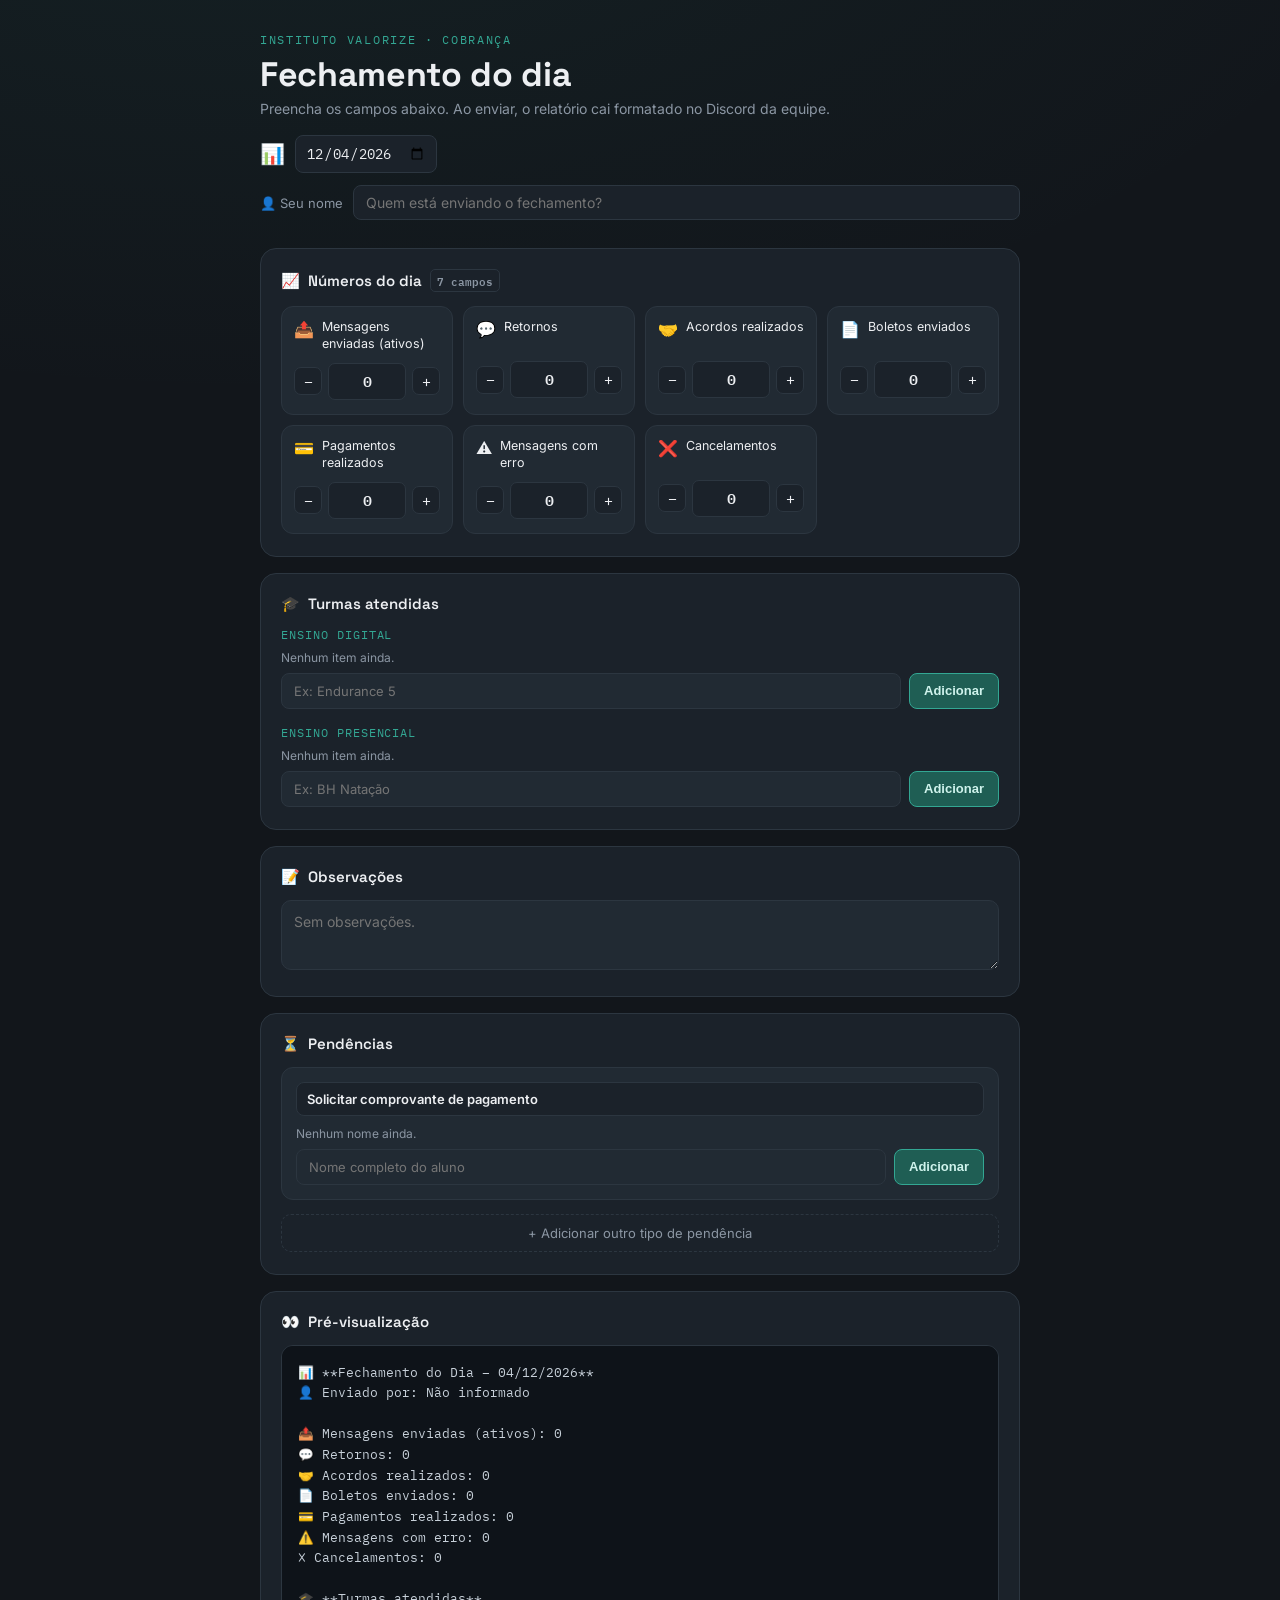
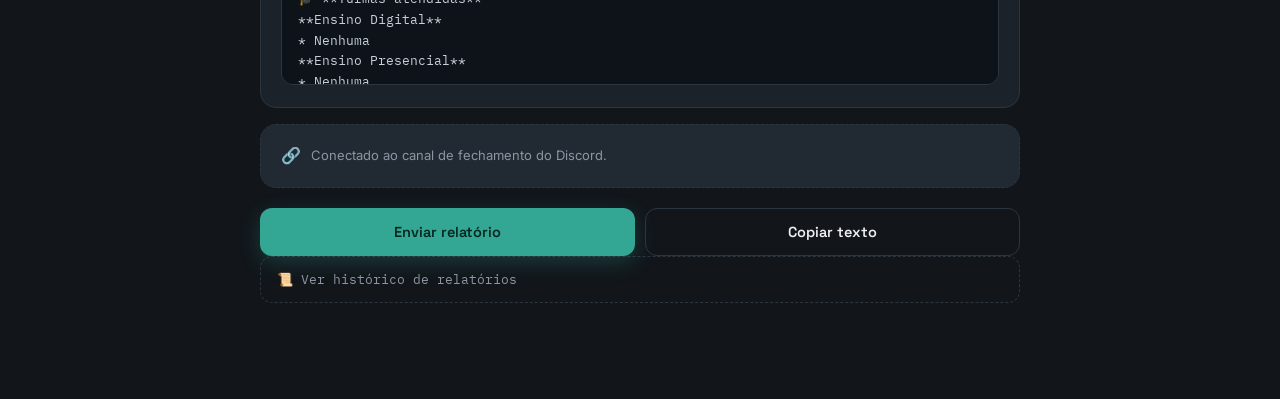
<file: index.html>
<!doctype html>
<html lang="pt-BR">
<head>
<meta charset="UTF-8">
<meta name="viewport" content="width=device-width, initial-scale=1.0">
<title>Fechamento do Dia · Valorize</title>
<script src="https://www.google.com/recaptcha/api.js?render=6Lfzf0stAAAAAHUrUvez7njP4kQ_RIY0DombQrUP"></script>
<link rel="preconnect" href="https://fonts.googleapis.com">
<link rel="preconnect" href="https://fonts.gstatic.com" crossorigin>
<link href="https://fonts.googleapis.com/css2?family=Space+Grotesk:wght@500;600;700&family=IBM+Plex+Mono:wght@500;600&family=Inter:wght@400;500;600&display=swap" rel="stylesheet">
<style>
  :root{
    --ink:#12161B;
    --surface:#1B222A;
    --surface-2:#212A33;
    --line:#2C3640;
    --text:#EDEFF2;
    --muted:#8B96A3;
    --teal:#33A793;
    --teal-dim:#1F5E54;
    --amber:#E3A542;
    --red:#DA6459;
    --disp:'Space Grotesk',sans-serif;
    --mono:'IBM Plex Mono',monospace;
    --body:'Inter',sans-serif;
  }
  *{box-sizing:border-box;}
  html,body{margin:0;padding:0;}
  body{
    background:
      radial-gradient(1200px 600px at 20% -10%, rgba(51,167,147,0.08), transparent),
      var(--ink);
    color:var(--text);
    font-family:var(--body);
    min-height:100vh;
    padding:32px 16px 80px;
  }
  .wrap{max-width:760px;margin:0 auto;}

  /* header / ticker */
  header{margin-bottom:28px;}
  .eyebrow{
    font-family:var(--mono);
    font-size:12px;
    letter-spacing:.14em;
    text-transform:uppercase;
    color:var(--teal);
    margin:0 0 6px;
  }
  h1{
    font-family:var(--disp);
    font-size:clamp(26px,4vw,34px);
    font-weight:700;
    margin:0 0 4px;
    letter-spacing:-0.01em;
  }
  .subtitle{color:var(--muted);font-size:14px;margin:0 0 18px;}
  .date-row{display:flex;align-items:center;gap:10px;flex-wrap:wrap;}
  .date-row input[type=date]{
    background:var(--surface);
    border:1px solid var(--line);
    color:var(--text);
    font-family:var(--mono);
    font-size:14px;
    padding:8px 10px;
    border-radius:8px;
  }
  .name-row{display:flex;align-items:center;gap:10px;margin-top:12px;flex-wrap:wrap;}
  .name-row label{font-size:13px;color:var(--muted);white-space:nowrap;}
  .name-row input[type=text]{
    flex:1;
    min-width:180px;
    background:var(--surface);
    border:1px solid var(--line);
    color:var(--text);
    font-family:var(--body);
    font-size:14px;
    padding:8px 12px;
    border-radius:8px;
  }
  .name-row input[type=text]:focus{outline:none;border-color:var(--teal);}

  /* pendencia groups */
  .pend-group{
    background:var(--surface-2);
    border:1px solid var(--line);
    border-radius:12px;
    padding:14px;
    margin-bottom:10px;
  }
  .pend-group-head{
    display:flex;
    align-items:center;
    gap:8px;
    margin-bottom:10px;
  }
  .pend-group-head input[type=text]{
    flex:1;
    background:var(--surface);
    border:1px solid var(--line);
    color:var(--text);
    border-radius:8px;
    padding:8px 10px;
    font-size:13px;
    font-family:var(--body);
    font-weight:600;
  }
  .pend-group-head input[type=text]:focus{outline:none;border-color:var(--teal);}
  .pend-remove{
    background:none;
    border:1px solid var(--line);
    color:var(--muted);
    border-radius:8px;
    width:32px;height:32px;
    flex-shrink:0;
    cursor:pointer;
    font-size:14px;
  }
  .pend-remove:hover{border-color:var(--red);color:var(--red);}
  .add-group-btn{
    width:100%;
    background:transparent;
    border:1px dashed var(--line);
    color:var(--muted);
    border-radius:10px;
    padding:10px;
    font-size:13px;
    font-family:var(--body);
    cursor:pointer;
    margin-top:4px;
  }
  .add-group-btn:hover{border-color:var(--teal);color:var(--teal);}

  .card{
    background:var(--surface);
    border:1px solid var(--line);
    border-radius:16px;
    padding:20px 20px 22px;
    margin-bottom:16px;
  }
  .card h2{
    font-family:var(--disp);
    font-size:15px;
    font-weight:600;
    margin:0 0 14px;
    display:flex;
    align-items:center;
    gap:8px;
  }
  .card h2 .n{
    font-family:var(--mono);
    font-size:11px;
    color:var(--muted);
    border:1px solid var(--line);
    border-radius:5px;
    padding:1px 6px;
  }

  /* counters grid - ledger tape */
  .counters{
    display:grid;
    grid-template-columns:repeat(auto-fit,minmax(160px,1fr));
    gap:10px;
  }
  .counter{
    background:var(--surface-2);
    border:1px solid var(--line);
    border-radius:12px;
    padding:12px 12px 14px;
    display:flex;
    flex-direction:column;
    gap:10px;
    min-width:0;
  }
  .counter .label{
    display:flex;align-items:flex-start;gap:8px;
    font-size:12.5px;line-height:1.35;color:var(--text);
    min-height:32px;
  }
  .counter .label .emoji{font-size:16px;flex-shrink:0;}
  .stepper{display:flex;align-items:center;justify-content:space-between;gap:6px;}
  .stepper button{
    width:28px;height:28px;
    flex-shrink:0;
    border-radius:7px;
    border:1px solid var(--line);
    background:var(--surface);
    color:var(--text);
    font-family:var(--mono);
    font-size:15px;
    cursor:pointer;
    line-height:1;
  }
  .stepper button:hover{border-color:var(--teal);color:var(--teal);}
  .stepper input{
    flex:1;
    min-width:0;
    width:auto;
    text-align:center;
    background:var(--surface);
    border:1px solid var(--line);
    border-radius:7px;
    padding:5px 0;
    color:var(--text);
    font-family:var(--mono);
    font-size:15px;
    font-weight:600;
  }
  .stepper input:focus{outline:none;border-color:var(--teal);}

  /* dynamic lists (turmas / pendencias) */
  .group-title{
    font-family:var(--mono);
    font-size:12px;
    color:var(--teal);
    text-transform:uppercase;
    letter-spacing:.08em;
    margin:14px 0 8px;
  }
  .group-title:first-child{margin-top:0;}
  .chips{display:flex;flex-wrap:wrap;gap:8px;margin-bottom:8px;}
  .chip{
    background:var(--surface-2);
    border:1px solid var(--line);
    border-radius:999px;
    padding:6px 8px 6px 12px;
    font-size:13px;
    display:flex;align-items:center;gap:8px;
  }
  .chip button{
    background:none;border:none;color:var(--muted);
    cursor:pointer;font-size:14px;line-height:1;padding:2px;
  }
  .chip button:hover{color:var(--red);}
  .add-row{display:flex;gap:8px;}
  .add-row input{
    flex:1;
    background:var(--surface-2);
    border:1px solid var(--line);
    color:var(--text);
    border-radius:8px;
    padding:9px 12px;
    font-size:13px;
    font-family:var(--body);
  }
  .add-row input:focus{outline:none;border-color:var(--teal);}
  .add-row button{
    background:var(--teal-dim);
    border:1px solid var(--teal);
    color:#CFF3EC;
    border-radius:8px;
    padding:0 14px;
    font-size:13px;
    cursor:pointer;
    font-weight:600;
  }
  .add-row button:hover{background:var(--teal);color:#08211D;}

  textarea{
    width:100%;
    min-height:70px;
    background:var(--surface-2);
    border:1px solid var(--line);
    color:var(--text);
    border-radius:10px;
    padding:12px;
    font-family:var(--body);
    font-size:14px;
    resize:vertical;
  }
  textarea:focus{outline:none;border-color:var(--teal);}

  /* preview */
  .preview{
    background:#0E1319;
    border:1px solid var(--line);
    border-radius:12px;
    padding:16px;
    font-family:var(--mono);
    font-size:12.5px;
    line-height:1.65;
    white-space:pre-wrap;
    color:#C7D0D9;
    max-height:340px;
    overflow-y:auto;
  }
  .preview strong{color:#fff;}

  /* settings */
  details.settings{
    border:1px dashed var(--line);
    border-radius:12px;
    padding:2px 16px;
    margin-bottom:16px;
    color:var(--muted);
  }
  details.settings summary{
    cursor:pointer;
    padding:12px 0;
    font-size:13px;
    font-family:var(--mono);
    color:var(--muted);
    list-style:none;
  }
  details.settings summary::-webkit-details-marker{display:none;}
  details.settings[open] summary{color:var(--teal);}
  .settings-body{padding-bottom:14px;}
  .settings-body input{
    width:100%;
    background:var(--surface-2);
    border:1px solid var(--line);
    color:var(--text);
    border-radius:8px;
    padding:9px 12px;
    font-size:13px;
    font-family:var(--mono);
  }
  .settings-body p{font-size:12px;margin:8px 0 0;}

  .history-entry{
    border:1px solid var(--line);
    border-radius:10px;
    padding:10px 12px;
    margin-bottom:8px;
    background:var(--surface);
  }
  .history-entry summary{
    cursor:pointer;
    font-size:13px;
    color:var(--text);
    display:flex;
    justify-content:space-between;
    gap:8px;
    list-style:none;
  }
  .history-entry summary::-webkit-details-marker{display:none;}
  .history-entry .meta{color:var(--muted);font-family:var(--mono);font-size:11.5px;}
  .history-entry pre{
    white-space:pre-wrap;
    font-family:var(--mono);
    font-size:12px;
    color:#C7D0D9;
    margin:10px 0 0;
    padding-top:10px;
    border-top:1px solid var(--line);
  }

  /* footer actions */
  .actions{
    display:flex;
    gap:10px;
    margin-top:20px;
    flex-wrap:wrap;
  }
  .btn-primary, .btn-secondary{
    flex:1;
    min-width:160px;
    padding:14px 18px;
    border-radius:12px;
    font-family:var(--disp);
    font-weight:600;
    font-size:14.5px;
    cursor:pointer;
    border:1px solid transparent;
  }
  .btn-primary{
    background:var(--teal);
    color:#052620;
    box-shadow:0 6px 20px rgba(51,167,147,0.25);
  }
  .btn-primary:hover{filter:brightness(1.08);}
  .btn-primary:disabled{opacity:.5;cursor:wait;filter:none;}
  .btn-secondary{
    background:transparent;
    border-color:var(--line);
    color:var(--text);
  }
  .btn-secondary:hover{border-color:var(--muted);}

  .toast{
    margin-top:12px;
    font-size:13px;
    font-family:var(--mono);
    padding:10px 12px;
    border-radius:8px;
    display:none;
  }
  .toast.ok{display:block;background:rgba(51,167,147,0.12);color:#8FE3D3;border:1px solid var(--teal-dim);}
  .toast.err{display:block;background:rgba(218,100,89,0.12);color:#FFC2BA;border:1px solid var(--red);}

  @media(max-width:480px){
    .actions{flex-direction:column;}
  }
</style>
</head>
<body>
<div class="wrap">

  <header>
    <p class="eyebrow">Instituto Valorize · Cobrança</p>
    <h1>Fechamento do dia</h1>
    <p class="subtitle">Preencha os campos abaixo. Ao enviar, o relatório cai formatado no Discord da equipe.</p>
    <div class="date-row">
      <span style="font-size:20px;">📊</span>
      <input type="date" id="reportDate">
    </div>
    <div class="name-row">
      <label for="responsavelNome">👤 Seu nome</label>
      <input type="text" id="responsavelNome" placeholder="Quem está enviando o fechamento?" maxlength="60">
    </div>
  </header>

  <div class="card">
    <h2><span>📈</span> Números do dia <span class="n">7 campos</span></h2>
    <div class="counters" id="counters"></div>
  </div>

  <div class="card">
    <h2><span>🎓</span> Turmas atendidas</h2>
    <div class="group-title">Ensino Digital</div>
    <div class="chips" id="chips-digital"></div>
    <div class="add-row">
      <input type="text" id="input-digital" placeholder="Ex: Endurance 5" maxlength="60">
      <button type="button" onclick="addItem('digital')">Adicionar</button>
    </div>

    <div class="group-title" style="margin-top:16px;">Ensino Presencial</div>
    <div class="chips" id="chips-presencial"></div>
    <div class="add-row">
      <input type="text" id="input-presencial" placeholder="Ex: BH Natação" maxlength="60">
      <button type="button" onclick="addItem('presencial')">Adicionar</button>
    </div>
  </div>

  <div class="card">
    <h2><span>📝</span> Observações</h2>
    <textarea id="observacoes" placeholder="Sem observações."></textarea>
  </div>

  <div class="card">
    <h2><span>⏳</span> Pendências</h2>
    <div id="pendGroups"></div>
    <button type="button" class="add-group-btn" onclick="addPendGroup()">+ Adicionar outro tipo de pendência</button>
  </div>

  <div class="card">
    <h2><span>👀</span> Pré-visualização</h2>
    <div class="preview" id="preview"></div>
  </div>

  <div class="card" style="display:flex;align-items:center;gap:10px;background:var(--surface-2);border-style:dashed;">
    <span style="font-size:16px;">🔗</span>
    <span style="font-size:13px;color:var(--muted);">Conectado ao canal de fechamento do Discord.</span>
  </div>

  <div class="actions">
    <button class="btn-primary" id="sendBtn" onclick="sendReport()">Enviar relatório</button>
    <button class="btn-secondary" onclick="copyReport()">Copiar texto</button>
  </div>
  <div class="toast" id="toast"></div>

  <details class="settings" id="historyPanel">
    <summary>📜 Ver histórico de relatórios</summary>
    <div class="settings-body">
      <div class="add-row" style="margin-bottom:10px;">
        <input type="password" id="historyPin" placeholder="PIN de acesso" autocapitalize="off" autocorrect="off" maxlength="20">
        <button type="button" onclick="loadHistory()">Ver</button>
      </div>
      <div id="historyList" style="color:var(--muted);font-size:13px;"></div>
    </div>
  </details>

</div>

<script>
const COUNTERS = [
  {key:'enviadas', label:'Mensagens enviadas (ativos)', emoji:'📤'},
  {key:'retornos', label:'Retornos', emoji:'💬'},
  {key:'acordos', label:'Acordos realizados', emoji:'🤝'},
  {key:'boletos', label:'Boletos enviados', emoji:'📄'},
  {key:'pagamentos', label:'Pagamentos realizados', emoji:'💳'},
  {key:'erros', label:'Mensagens com erro', emoji:'⚠️'},
  {key:'cancelamentos', label:'Cancelamentos', emoji:'❌'},
];

let pendGroupSeq = 0;
function newPendGroup(label){
  pendGroupSeq += 1;
  return {id: 'pg' + pendGroupSeq, label: label, items: []};
}

const state = {
  counters: Object.fromEntries(COUNTERS.map(c => [c.key, 0])),
  digital: [],
  presencial: [],
  pendGroups: [ newPendGroup('Solicitar comprovante de pagamento') ],
};

function todayStr(){
  const d = new Date();
  const pad = n => String(n).padStart(2,'0');
  return `${d.getFullYear()}-${pad(d.getMonth()+1)}-${pad(d.getDate())}`;
}
function toBR(isoDate){
  const [y,m,d] = isoDate.split('-');
  return `${d}/${m}/${y}`;
}

function renderCounters(){
  const el = document.getElementById('counters');
  el.innerHTML = COUNTERS.map(c => `
    <div class="counter">
      <div class="label"><span class="emoji">${c.emoji}</span>${c.label}</div>
      <div class="stepper">
        <button type="button" onclick="step('${c.key}',-1)">–</button>
        <input type="text" inputmode="numeric" id="cnt-${c.key}" value="${state.counters[c.key]}"
          onchange="setCount('${c.key}', this.value)">
        <button type="button" onclick="step('${c.key}',1)">+</button>
      </div>
    </div>
  `).join('');
}
function step(key, delta){
  state.counters[key] = Math.max(0, (state.counters[key]||0) + delta);
  document.getElementById('cnt-'+key).value = state.counters[key];
  updatePreview();
}
function setCount(key, val){
  const n = parseInt(val.replace(/[^0-9]/g,''),10);
  state.counters[key] = isNaN(n) ? 0 : Math.max(0,n);
  document.getElementById('cnt-'+key).value = state.counters[key];
  updatePreview();
}

function renderChips(group){
  const el = document.getElementById('chips-'+group);
  el.innerHTML = state[group].map((item, i) => `
    <span class="chip">${escapeHtml(item)}<button type="button" onclick="removeItem('${group}',${i})">✕</button></span>
  `).join('') || `<span style="color:var(--muted);font-size:12px;">Nenhum item ainda.</span>`;
}
function addItem(group){
  const input = document.getElementById('input-'+group);
  const val = input.value.trim();
  if(!val) return;
  const exists = state[group].some(i => i.toLowerCase() === val.toLowerCase());
  if(exists){
    showToast('Esse item já está na lista.', false);
    return;
  }
  state[group].push(val);
  input.value = '';
  renderChips(group);
  updatePreview();
  input.focus();
}
function removeItem(group, idx){
  state[group].splice(idx,1);
  renderChips(group);
  updatePreview();
}
['digital','presencial'].forEach(g => {
  document.addEventListener('DOMContentLoaded', () => {
    const input = document.getElementById('input-'+g);
    input.addEventListener('keydown', e => {
      if(e.key === 'Enter'){ e.preventDefault(); addItem(g); }
    });
  });
});

function escapeHtml(s){
  return s.replace(/[&<>"']/g, m => ({'&':'&amp;','<':'&lt;','>':'&gt;','"':'&quot;',"'":'&#39;'}[m]));
}

/* --- pendencia groups (multi-type) --- */
function renderPendGroups(){
  const el = document.getElementById('pendGroups');
  el.innerHTML = state.pendGroups.map(g => `
    <div class="pend-group" data-gid="${g.id}">
      <div class="pend-group-head">
        <input type="text" value="${escapeHtml(g.label)}" maxlength="60"
          onchange="updatePendLabel('${g.id}', this.value)">
        ${state.pendGroups.length > 1 ? `<button type="button" class="pend-remove" onclick="removePendGroup('${g.id}')">✕</button>` : ''}
      </div>
      <div class="chips" id="chips-${g.id}">
        ${g.items.map((item,i) => `
          <span class="chip">${escapeHtml(item)}<button type="button" onclick="removePendItem('${g.id}',${i})">✕</button></span>
        `).join('') || `<span style="color:var(--muted);font-size:12px;">Nenhum nome ainda.</span>`}
      </div>
      <div class="add-row">
        <input type="text" id="input-${g.id}" placeholder="Nome completo do aluno" maxlength="80">
        <button type="button" onclick="addPendItem('${g.id}')">Adicionar</button>
      </div>
    </div>
  `).join('');

  state.pendGroups.forEach(g => {
    const input = document.getElementById('input-'+g.id);
    if(input){
      input.addEventListener('keydown', e => {
        if(e.key === 'Enter'){ e.preventDefault(); addPendItem(g.id); }
      });
    }
  });
}
function findPendGroup(gid){
  return state.pendGroups.find(g => g.id === gid);
}
function updatePendLabel(gid, val){
  const g = findPendGroup(gid);
  if(g) g.label = val.trim() || 'Pendência';
  updatePreview();
}
function addPendItem(gid){
  const input = document.getElementById('input-'+gid);
  const val = input.value.trim();
  if(!val) return;
  const g = findPendGroup(gid);
  const exists = g.items.some(i => i.toLowerCase() === val.toLowerCase());
  if(exists){
    showToast('Esse nome já está nessa pendência.', false);
    return;
  }
  g.items.push(val);
  input.value = '';
  renderPendGroups();
  updatePreview();
  document.getElementById('input-'+gid).focus();
}
function removePendItem(gid, idx){
  const g = findPendGroup(gid);
  g.items.splice(idx,1);
  renderPendGroups();
  updatePreview();
}
function addPendGroup(){
  state.pendGroups.push(newPendGroup('Nova pendência'));
  renderPendGroups();
  updatePreview();
}
function removePendGroup(gid){
  if(state.pendGroups.length <= 1) return;
  state.pendGroups = state.pendGroups.filter(g => g.id !== gid);
  renderPendGroups();
  updatePreview();
}

function buildMessage(){
  const dateVal = document.getElementById('reportDate').value || todayStr();
  const dateBR = toBR(dateVal);
  const nome = document.getElementById('responsavelNome').value.trim();
  const c = state.counters;
  const obs = document.getElementById('observacoes').value.trim() || 'Sem observações.';

  const digitalLines = state.digital.length
    ? state.digital.map(i => `* ${i}`).join('\n')
    : '* Nenhuma';
  const presencialLines = state.presencial.length
    ? state.presencial.map(i => `* ${i}`).join('\n')
    : '* Nenhuma';

  const activeGroups = state.pendGroups.filter(g => g.items.length > 0);
  const pendBlock = activeGroups.length
    ? activeGroups.map(g => `${g.label}:\n${g.items.map(i => `* ${i}`).join('\n')}`).join('\n\n')
    : 'Sem pendências.';

  return `📊 **Fechamento do Dia – ${dateBR}**
👤 Enviado por: ${nome || 'Não informado'}

📤 Mensagens enviadas (ativos): ${c.enviadas}
💬 Retornos: ${c.retornos}
🤝 Acordos realizados: ${c.acordos}
📄 Boletos enviados: ${c.boletos}
💳 Pagamentos realizados: ${c.pagamentos}
⚠️ Mensagens com erro: ${c.erros}
❌ Cancelamentos: ${c.cancelamentos}

🎓 **Turmas atendidas**
**Ensino Digital**
${digitalLines}
**Ensino Presencial**
${presencialLines}

📝 **Observações**
${obs}

⏳ **Pendências**
${pendBlock}`;
}

function buildReportData(){
  const dateVal = document.getElementById('reportDate').value || todayStr();
  const nome = document.getElementById('responsavelNome').value.trim();
  const obs = document.getElementById('observacoes').value.trim();
  const activeGroups = state.pendGroups.filter(g => g.items.length > 0);
  return {
    date: toBR(dateVal),
    nome,
    counters: {...state.counters},
    digital: [...state.digital],
    presencial: [...state.presencial],
    obs,
    pendGroups: activeGroups.map(g => ({label: g.label, items: [...g.items]})),
  };
}

function updatePreview(){
  document.getElementById('preview').textContent = buildMessage();
}

function showToast(msg, ok){
  const t = document.getElementById('toast');
  t.textContent = msg;
  t.className = 'toast ' + (ok ? 'ok' : 'err');
  clearTimeout(showToast._timer);
  showToast._timer = setTimeout(() => { t.className = 'toast'; }, 6000);
}

function isReportEmpty(){
  const c = state.counters;
  const allZero = Object.values(c).every(v => v === 0);
  const noTurmas = state.digital.length === 0 && state.presencial.length === 0;
  const noPend = state.pendGroups.every(g => g.items.length === 0);
  const obs = document.getElementById('observacoes').value.trim();
  return allZero && noTurmas && noPend && !obs;
}

const RECAPTCHA_SITE_KEY = '6Lfzf0stAAAAAHUrUvez7njP4kQ_RIY0DombQrUP';

function getRecaptchaToken(){
  return new Promise((resolve, reject) => {
    if(typeof grecaptcha === 'undefined'){
      reject(new Error('reCAPTCHA não carregou'));
      return;
    }
    grecaptcha.ready(() => {
      grecaptcha.execute(RECAPTCHA_SITE_KEY, {action: 'send_report'})
        .then(resolve)
        .catch(reject);
    });
  });
}

async function sendReport(){
  const nome = document.getElementById('responsavelNome').value.trim();
  if(!nome || nome.length < 3){
    showToast('Preencha seu nome completo antes de enviar.', false);
    document.getElementById('responsavelNome').focus();
    return;
  }
  if(isReportEmpty()){
    const confirmSend = window.confirm('Nenhum número, turma, observação ou pendência foi preenchido. Enviar mesmo assim?');
    if(!confirmSend) return;
  }
  const btn = document.getElementById('sendBtn');
  btn.disabled = true;
  btn.textContent = 'Enviando…';
  try{
    let recaptchaToken;
    try{
      recaptchaToken = await getRecaptchaToken();
    }catch(e){
      showToast('Não foi possível validar segurança (reCAPTCHA). Recarregue a página e tente de novo.', false);
      btn.disabled = false;
      btn.textContent = 'Enviar relatório';
      return;
    }
    const res = await fetch('/api/send-report', {
      method: 'POST',
      headers: {'Content-Type':'application/json'},
      body: JSON.stringify({...buildReportData(), recaptchaToken})
    });
    if(res.ok){
      showToast('Relatório enviado para o Discord ✅', true);
      historyLoaded = false;
    } else if(res.status === 403){
      showToast('Envio bloqueado por segurança (reCAPTCHA). Tente novamente.', false);
    } else {
      showToast(`Não foi possível enviar (status ${res.status}). Tente novamente em instantes.`, false);
    }
  }catch(err){
    showToast('Não foi possível enviar. Verifique sua conexão.', false);
  }finally{
    btn.disabled = false;
    btn.textContent = 'Enviar relatório';
  }
}

async function copyReport(){
  try{
    await navigator.clipboard.writeText(buildMessage());
    showToast('Texto copiado para a área de transferência.', true);
  }catch(err){
    showToast('Não foi possível copiar automaticamente. Selecione o texto na pré-visualização.', false);
  }
}

function formatHistoryDate(iso){
  try{
    const d = new Date(iso);
    return d.toLocaleString('pt-BR', {dateStyle:'short', timeStyle:'short'});
  }catch(e){ return iso; }
}

let historyLoaded = false;
async function loadHistory(){
  const pinInput = document.getElementById('historyPin');
  const pin = pinInput.value.trim();
  const el = document.getElementById('historyList');
  if(!pin){
    el.innerHTML = '<p style="font-size:12px;">Digite o PIN de acesso pra ver o histórico.</p>';
    return;
  }
  el.textContent = 'Carregando…';
  try{
    const res = await fetch('/api/history?limit=20', {
      headers: {'x-history-pin': pin}
    });
    if(res.status === 401){
      el.innerHTML = '<p style="font-size:12px;color:var(--red);">PIN incorreto.</p>';
      return;
    }
    const data = await res.json();
    if(!data.configured){
      el.innerHTML = '<p style="font-size:12px;">Histórico ainda não configurado no servidor. Fale com quem administra o site.</p>';
      return;
    }
    if(!data.reports || data.reports.length === 0){
      el.innerHTML = '<p style="font-size:12px;">Nenhum relatório enviado ainda.</p>';
      historyLoaded = true;
      return;
    }
    el.innerHTML = data.reports.map(r => `
      <details class="history-entry">
        <summary>
          <span>👤 ${escapeHtml(r.nome || 'Não informado')}</span>
          <span class="meta">${formatHistoryDate(r.sentAt)}</span>
        </summary>
        <pre>${escapeHtml(r.content || '')}</pre>
      </details>
    `).join('');
    historyLoaded = true;
  }catch(err){
    el.innerHTML = '<p style="font-size:12px;color:var(--red);">Não foi possível carregar o histórico agora.</p>';
  }
}

// init
document.getElementById('reportDate').value = todayStr();
renderCounters();
renderChips('digital');
renderChips('presencial');
renderPendGroups();
document.getElementById('observacoes').addEventListener('input', updatePreview);
document.getElementById('reportDate').addEventListener('change', updatePreview);
document.getElementById('responsavelNome').addEventListener('input', updatePreview);
updatePreview();
</script>
</body>
</html>
</file>
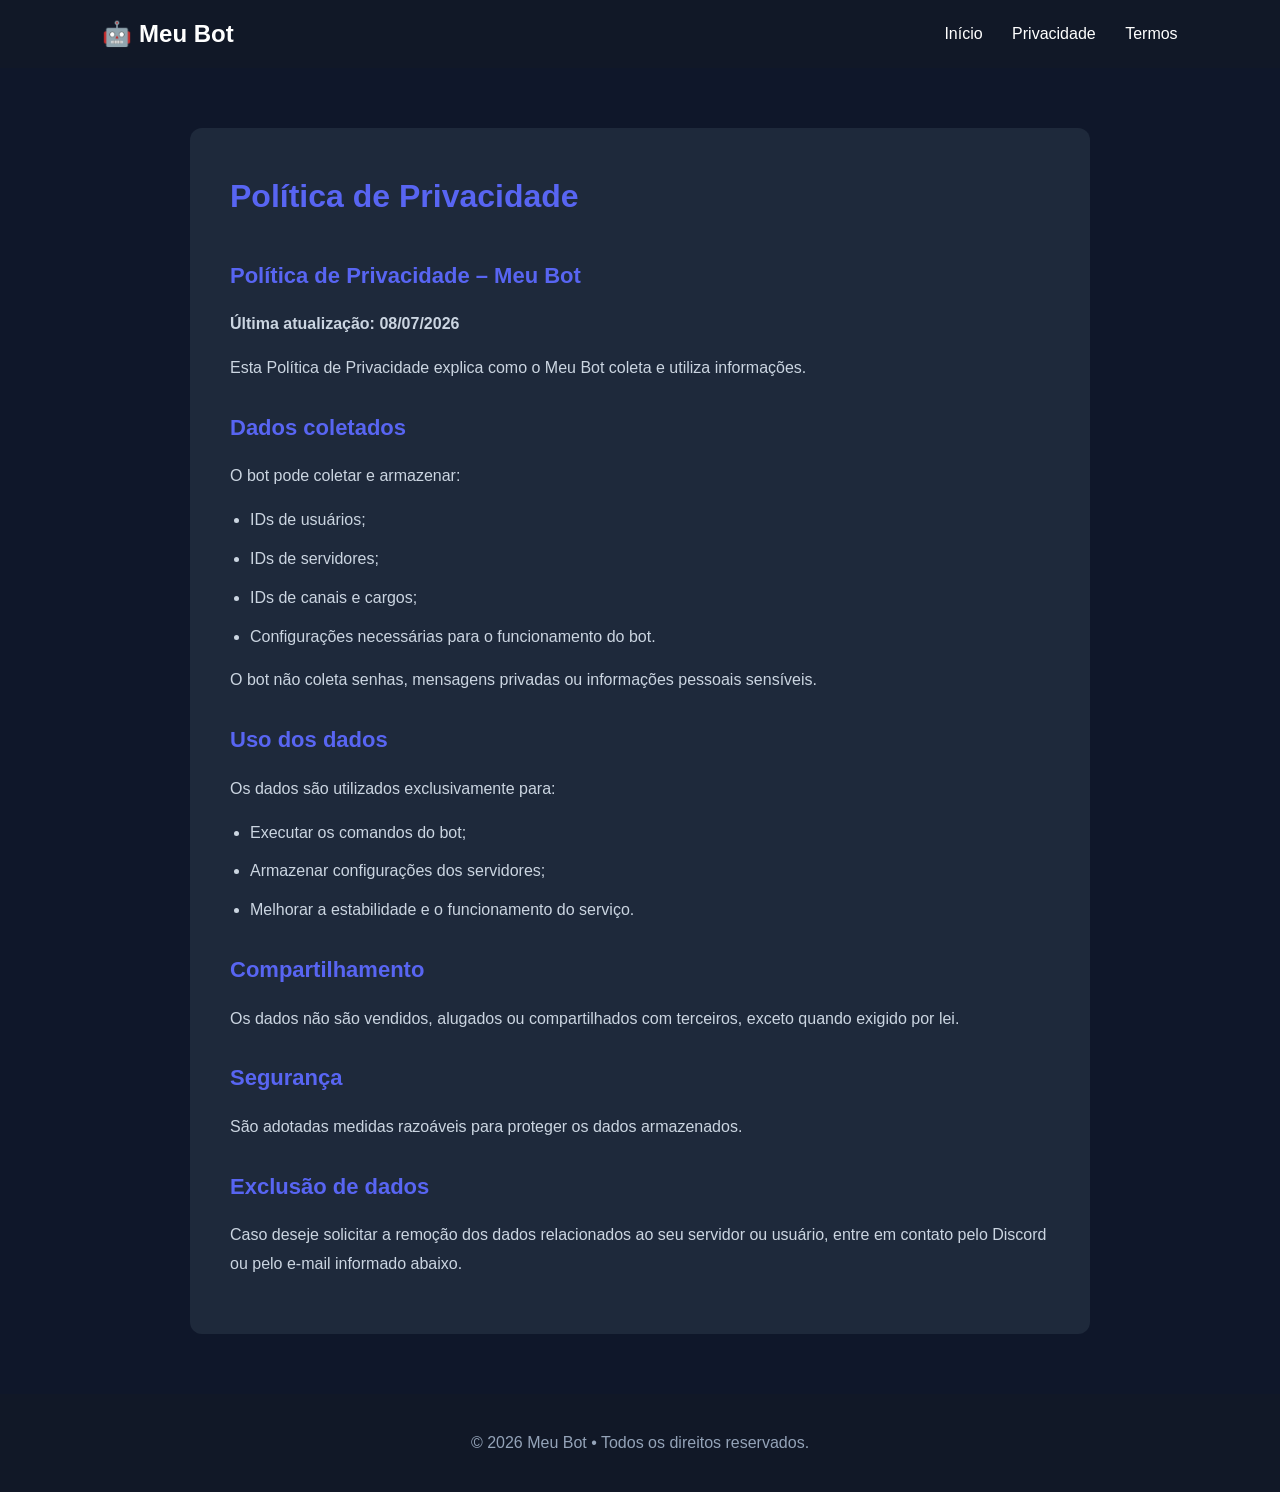
<file: privacy.html>
<!DOCTYPE html>
<html lang="pt-BR">
<head>
<meta charset="UTF-8">
<meta name="viewport" content="width=device-width, initial-scale=1.0">
<title>Política de Privacidade</title>
<link rel="stylesheet" href="style.css">
</head>

<body>

<nav>

<h2>🤖 Meu Bot</h2>

<div>

<a href="index.html">Início</a>
<a href="privacy.html">Privacidade</a>
<a href="terms.html">Termos</a>

</div>

</nav>

<div class="container">

<h1>Política de Privacidade</h1>

<h2>Política de Privacidade – Meu Bot</h2>

<p><strong>Última atualização: 08/07/2026</strong></p>

<p>Esta Política de Privacidade explica como o Meu Bot coleta e utiliza informações.</p>

<h2>Dados coletados</h2>

<p>O bot pode coletar e armazenar:</p>

<ul>
<li>IDs de usuários;</li>
<li>IDs de servidores;</li>
<li>IDs de canais e cargos;</li>
<li>Configurações necessárias para o funcionamento do bot.</li>
</ul>

<p>O bot não coleta senhas, mensagens privadas ou informações pessoais sensíveis.</p>

<h2>Uso dos dados</h2>

<p>Os dados são utilizados exclusivamente para:</p>

<ul>
<li>Executar os comandos do bot;</li>
<li>Armazenar configurações dos servidores;</li>
<li>Melhorar a estabilidade e o funcionamento do serviço.</li>
</ul>

<h2>Compartilhamento</h2>

<p>Os dados não são vendidos, alugados ou compartilhados com terceiros, exceto quando exigido por lei.</p>

<h2>Segurança</h2>

<p>São adotadas medidas razoáveis para proteger os dados armazenados.</p>

<h2>Exclusão de dados</h2>

<p>Caso deseje solicitar a remoção dos dados relacionados ao seu servidor ou usuário, entre em contato pelo Discord ou pelo e-mail informado abaixo.</p>

</div>

<footer>

© 2026 Meu Bot • Todos os direitos reservados.

</footer>

</body>
</html>
</file>
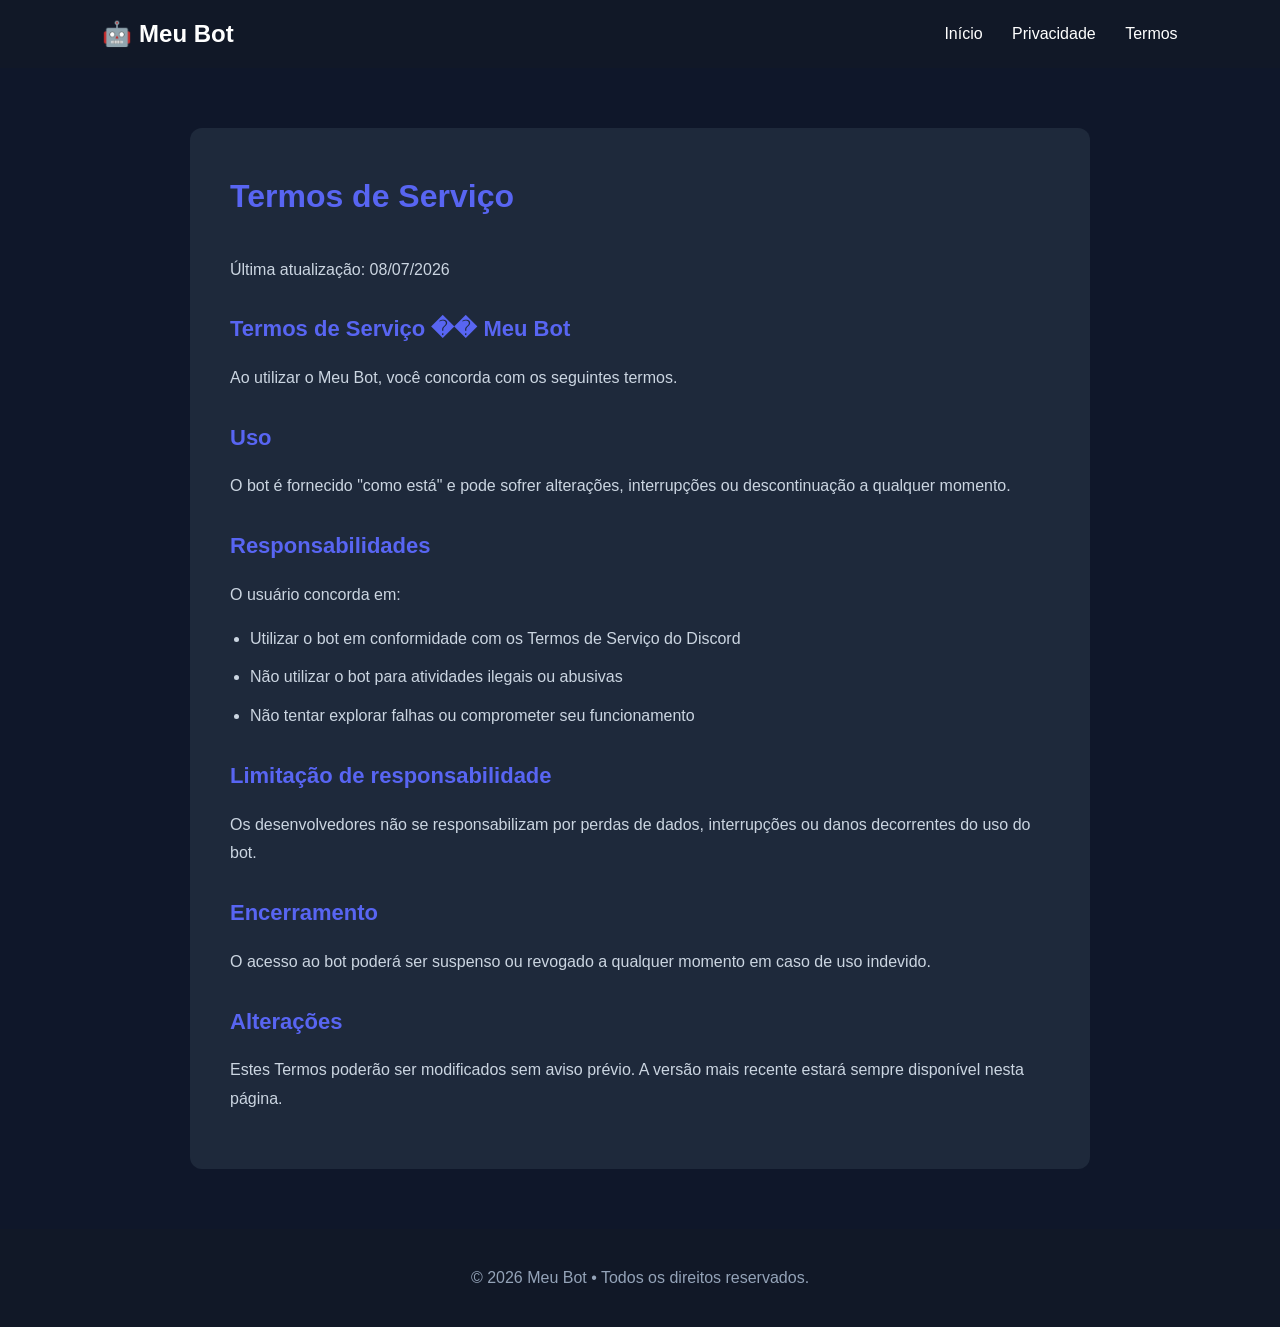
<file: terms.html>
<!DOCTYPE html>
<html lang="pt-BR">
<head>
<meta charset="UTF-8">
<meta name="viewport" content="width=device-width, initial-scale=1.0">
<title>Termos de Serviço</title>
<link rel="stylesheet" href="style.css">
</head>

<body>

<nav>

<h2>🤖 Meu Bot</h2>

<div>

<a href="index.html">Início</a>
<a href="privacy.html">Privacidade</a>
<a href="terms.html">Termos</a>

</div>

</nav>

<div class="container">

<h1>Termos de Serviço</h1>

<p>Última atualização: 08/07/2026</p>

<h2>Termos de Serviço �� Meu Bot</h2>

<p>Ao utilizar o Meu Bot, você concorda com os seguintes termos.</p>

<h2>Uso</h2>

<p>O bot é fornecido "como está" e pode sofrer alterações, interrupções ou descontinuação a qualquer momento.</p>

<h2>Responsabilidades</h2>

<p>O usuário concorda em:</p>

<ul>
<li>Utilizar o bot em conformidade com os Termos de Serviço do Discord</li>
<li>Não utilizar o bot para atividades ilegais ou abusivas</li>
<li>Não tentar explorar falhas ou comprometer seu funcionamento</li>
</ul>

<h2>Limitação de responsabilidade</h2>

<p>Os desenvolvedores não se responsabilizam por perdas de dados, interrupções ou danos decorrentes do uso do bot.</p>

<h2>Encerramento</h2>

<p>O acesso ao bot poderá ser suspenso ou revogado a qualquer momento em caso de uso indevido.</p>

<h2>Alterações</h2>

<p>Estes Termos poderão ser modificados sem aviso prévio. A versão mais recente estará sempre disponível nesta página.</p>

</div>

<footer>

© 2026 Meu Bot • Todos os direitos reservados.

</footer>

</body>
</html>
</file>
<file: style.css>
*{

margin:0;
padding:0;
box-sizing:border-box;

}

body{

font-family:Segoe UI,Arial,sans-serif;
background:#0f172a;
color:white;

}

nav{

display:flex;
justify-content:space-between;
align-items:center;
padding:20px 8%;
background:#111827;

}

nav a{

color:white;
margin-left:25px;
text-decoration:none;
transition:0.3s;

}

nav a:hover{

color:#5865F2;

}

header{

text-align:center;
padding:120px 20px;

}

header h1{

font-size:50px;
margin-bottom:20px;

}

header p{

font-size:20px;
color:#cbd5e1;
max-width:700px;
margin:auto;

}

.button{

display:inline-block;
margin-top:40px;
padding:18px 35px;
background:#5865F2;
border-radius:8px;
color:white;
text-decoration:none;
font-weight:bold;
transition:.3s;

}

.button:hover{

background:#4752c4;

}

section{

display:grid;
grid-template-columns:repeat(auto-fit,minmax(280px,1fr));
gap:25px;
padding:80px 8%;

}

.card{

background:#1e293b;
padding:35px;
border-radius:12px;
transition:.3s;

}

.card:hover{

transform:translateY(-8px);

}

.card h2{

margin-bottom:15px;

}

.container{

max-width:900px;
margin:60px auto;
padding:40px;
background:#1e293b;
border-radius:12px;
line-height:1.8;

}

.container h1{

font-size:32px;
margin-bottom:30px;
color:#5865F2;

}

.container h2{

font-size:22px;
margin-top:25px;
margin-bottom:15px;
color:#5865F2;

}

.container p{

margin-bottom:15px;
color:#cbd5e1;

}

.container ul{

margin-left:20px;
margin-bottom:15px;

}

.container li{

margin-bottom:10px;
color:#cbd5e1;

}

footer{

padding:40px;
text-align:center;
background:#111827;
color:#94a3b8;
margin-top:60px;

}
</file>
